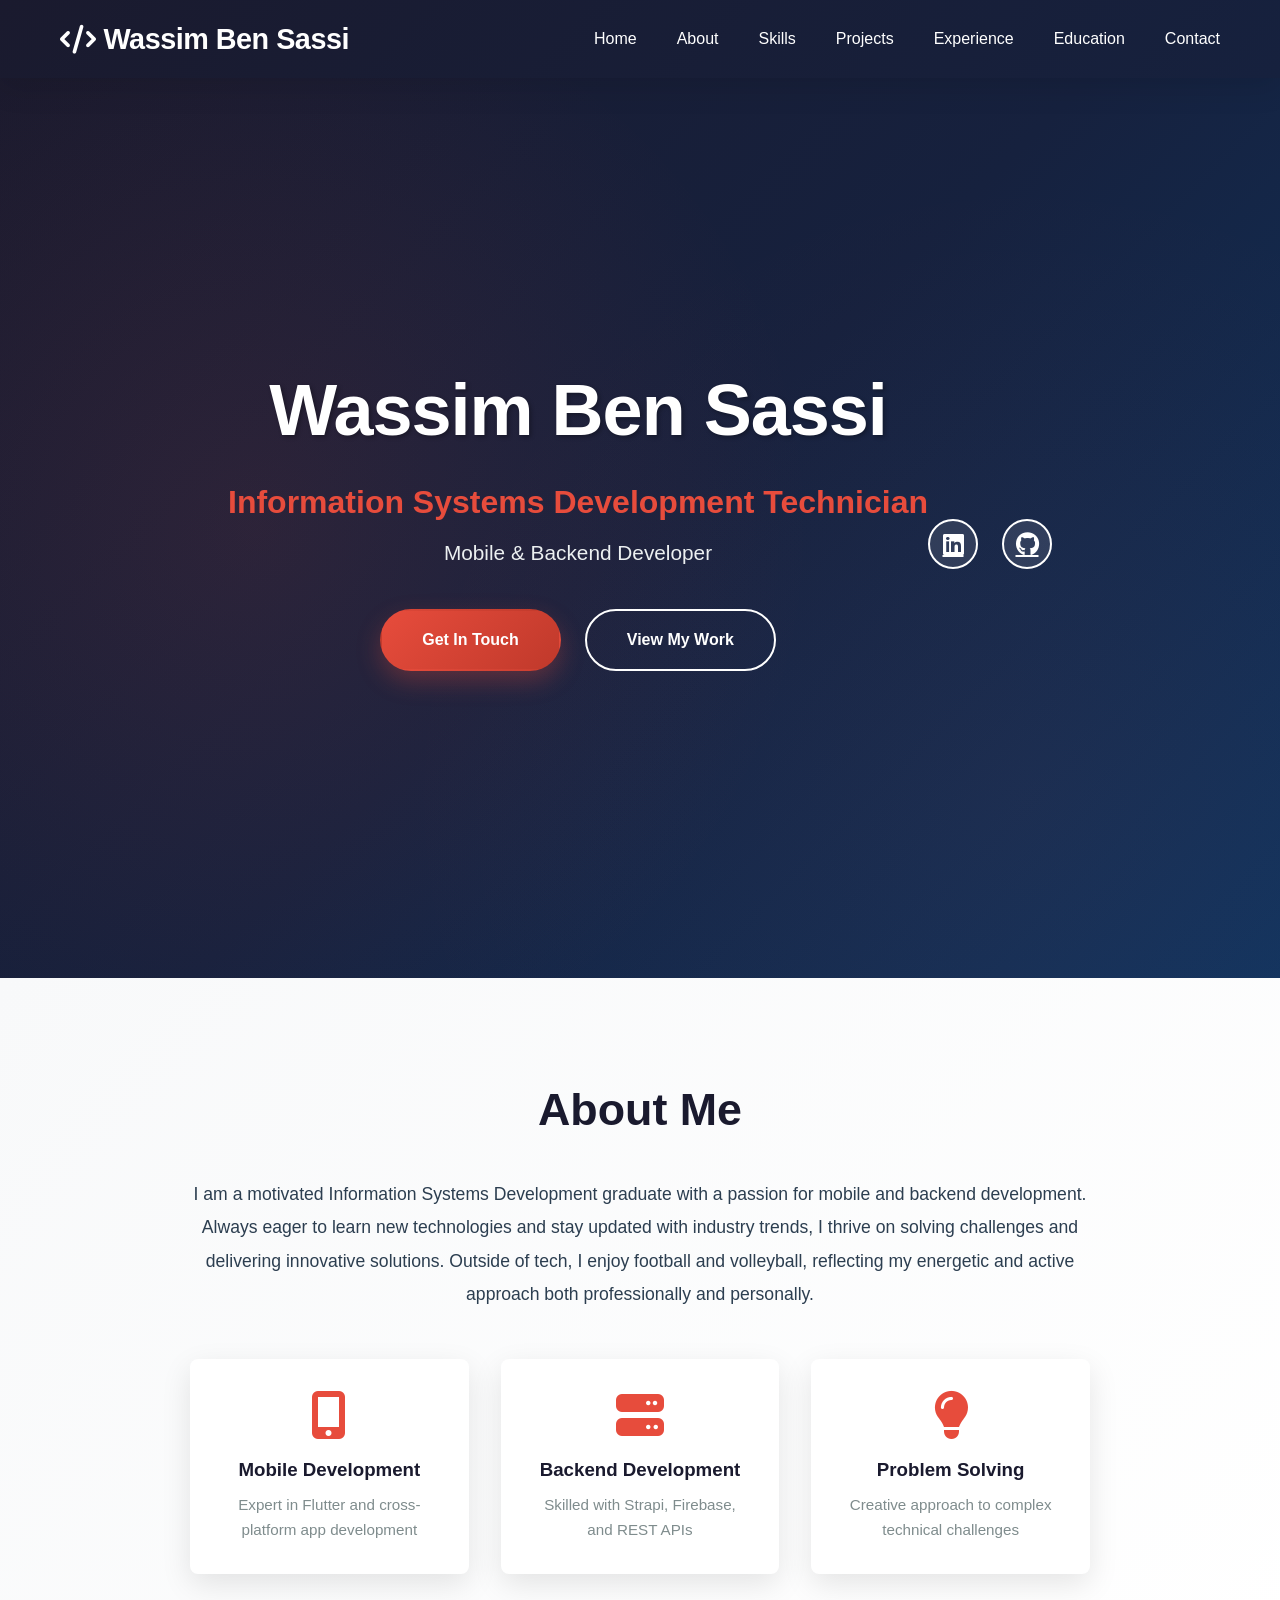
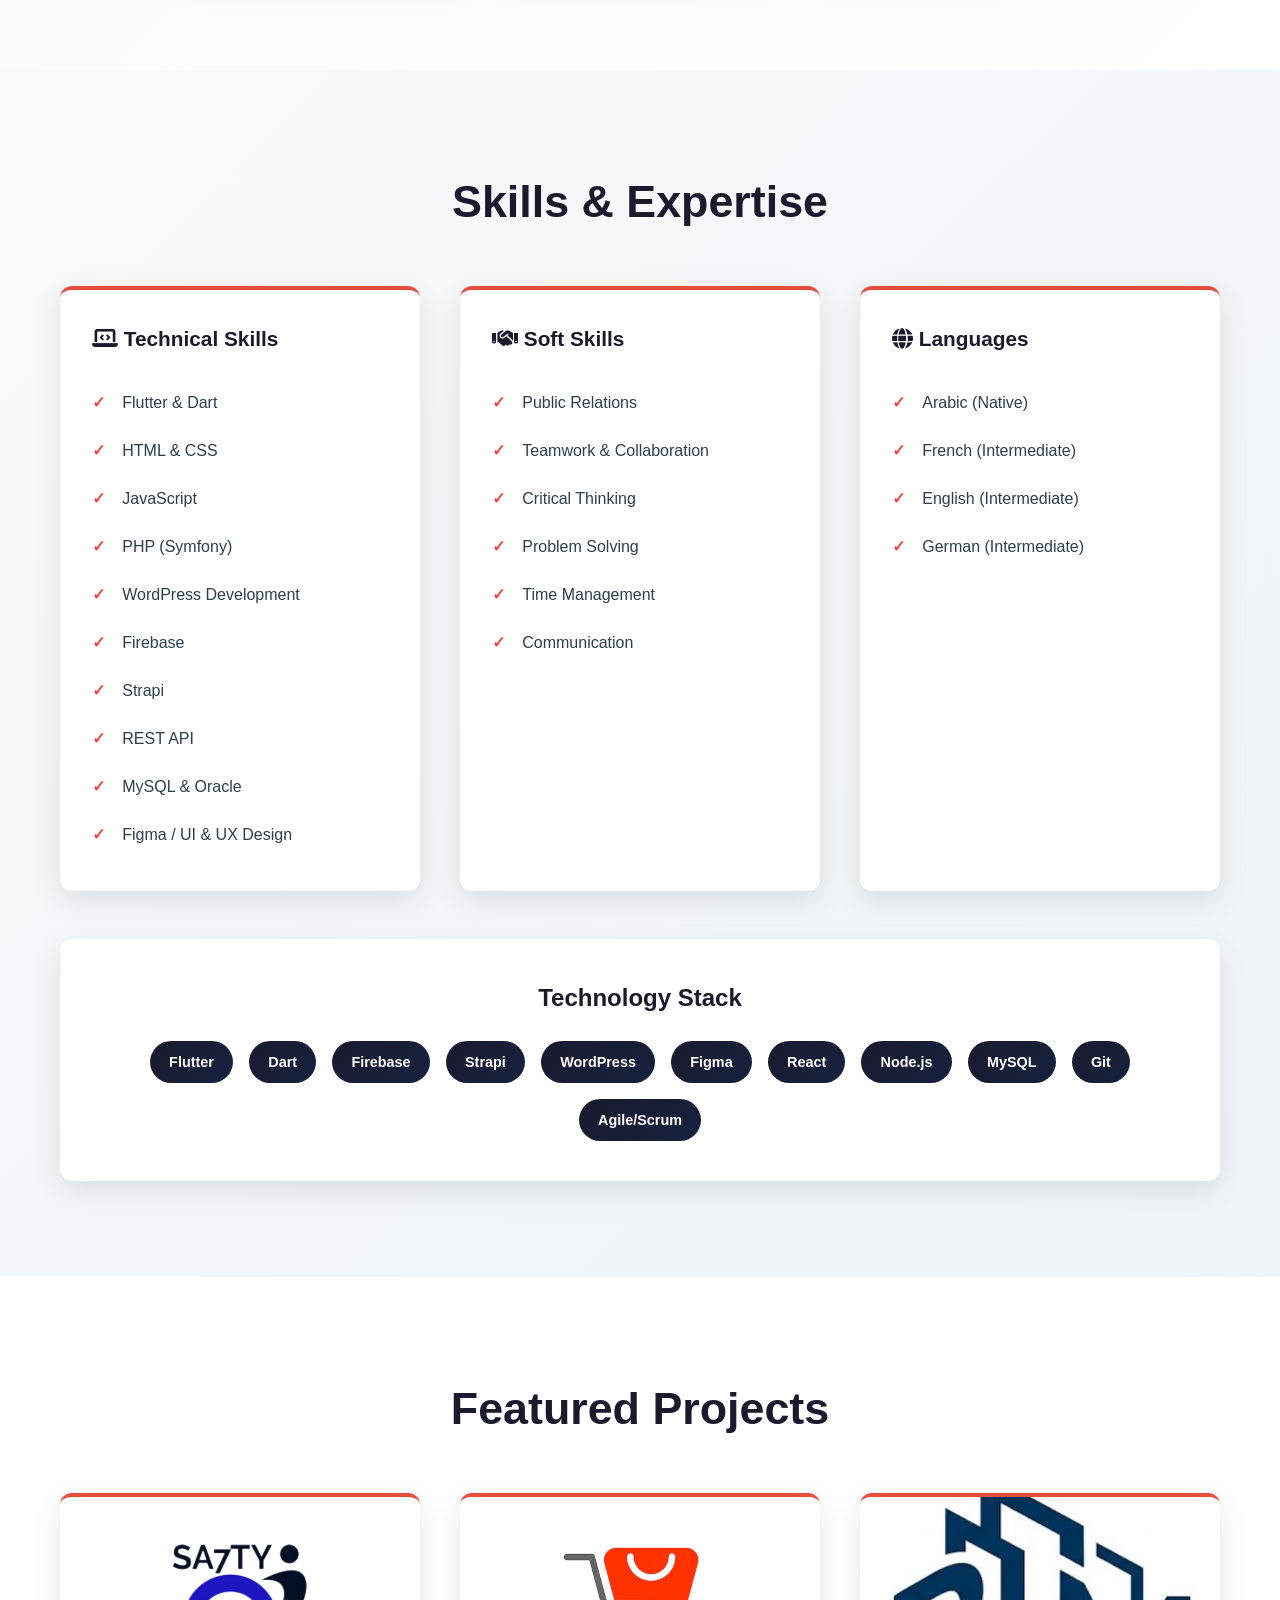
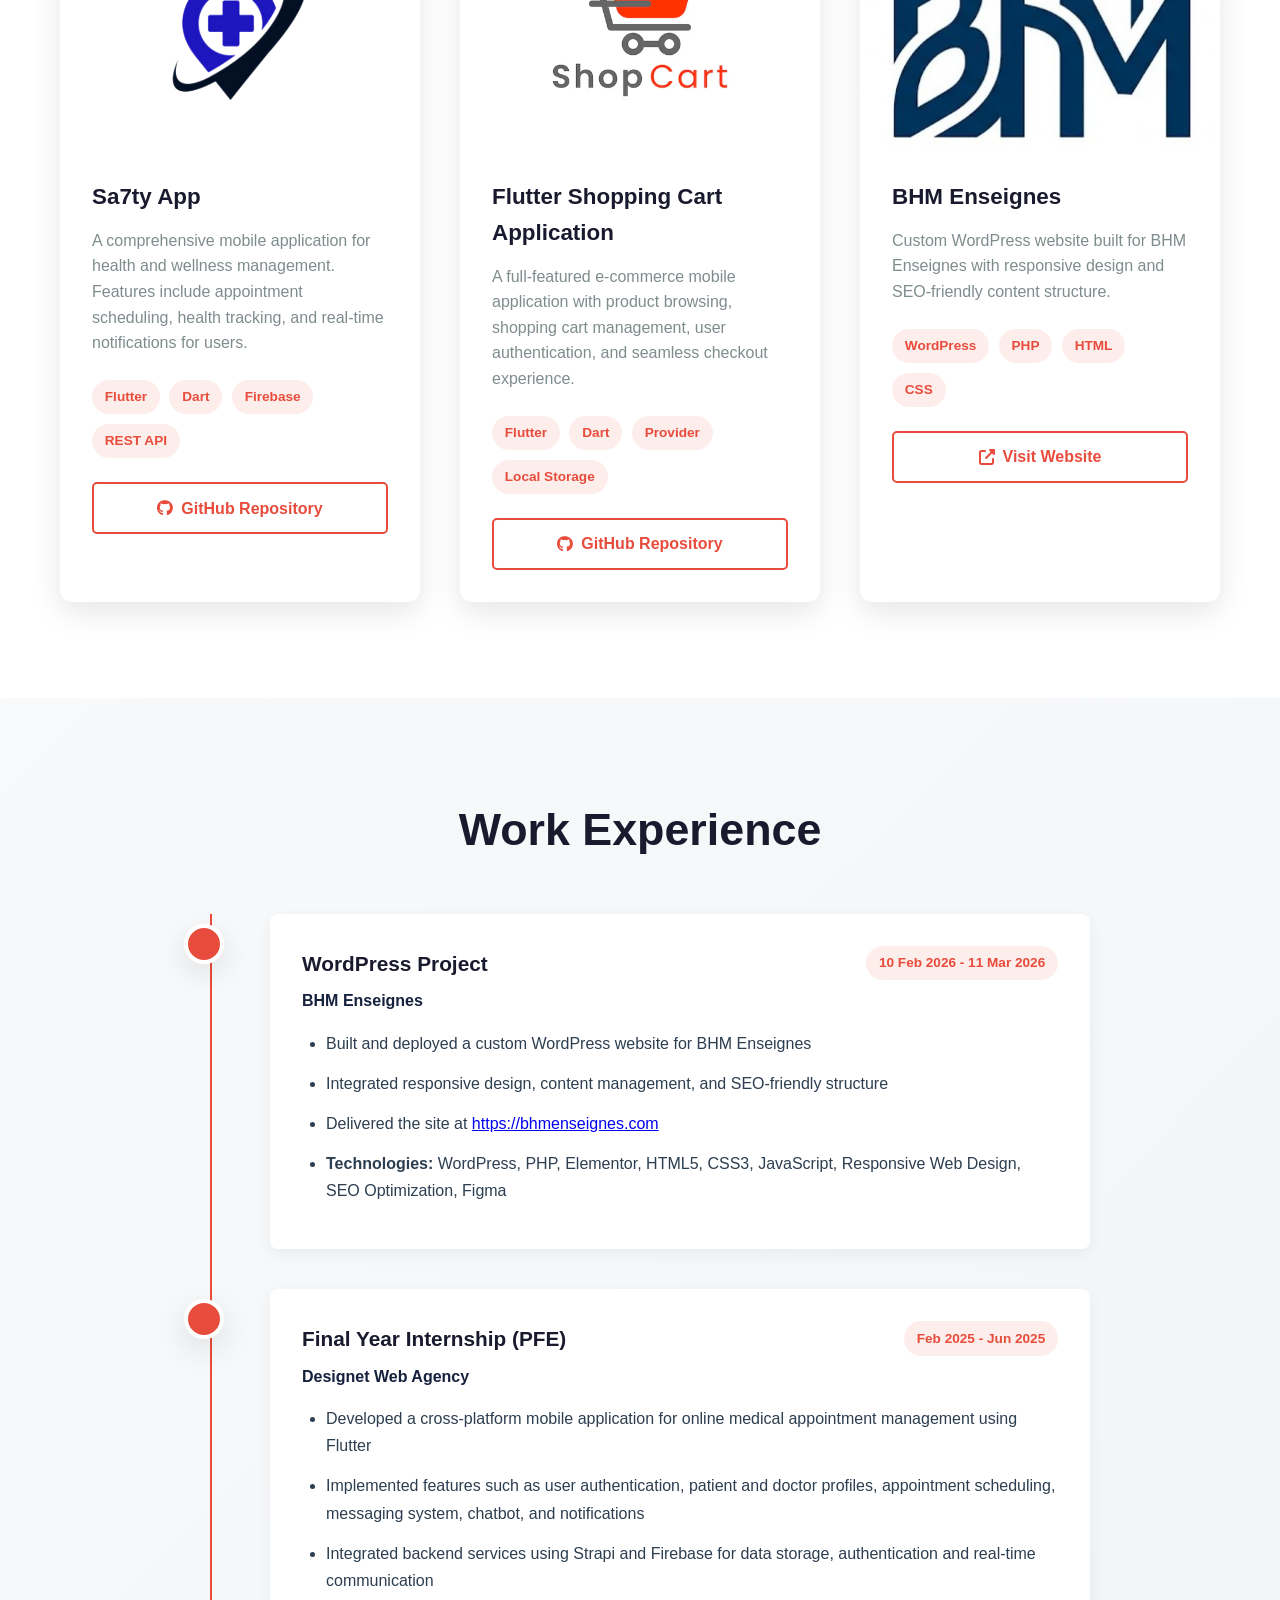
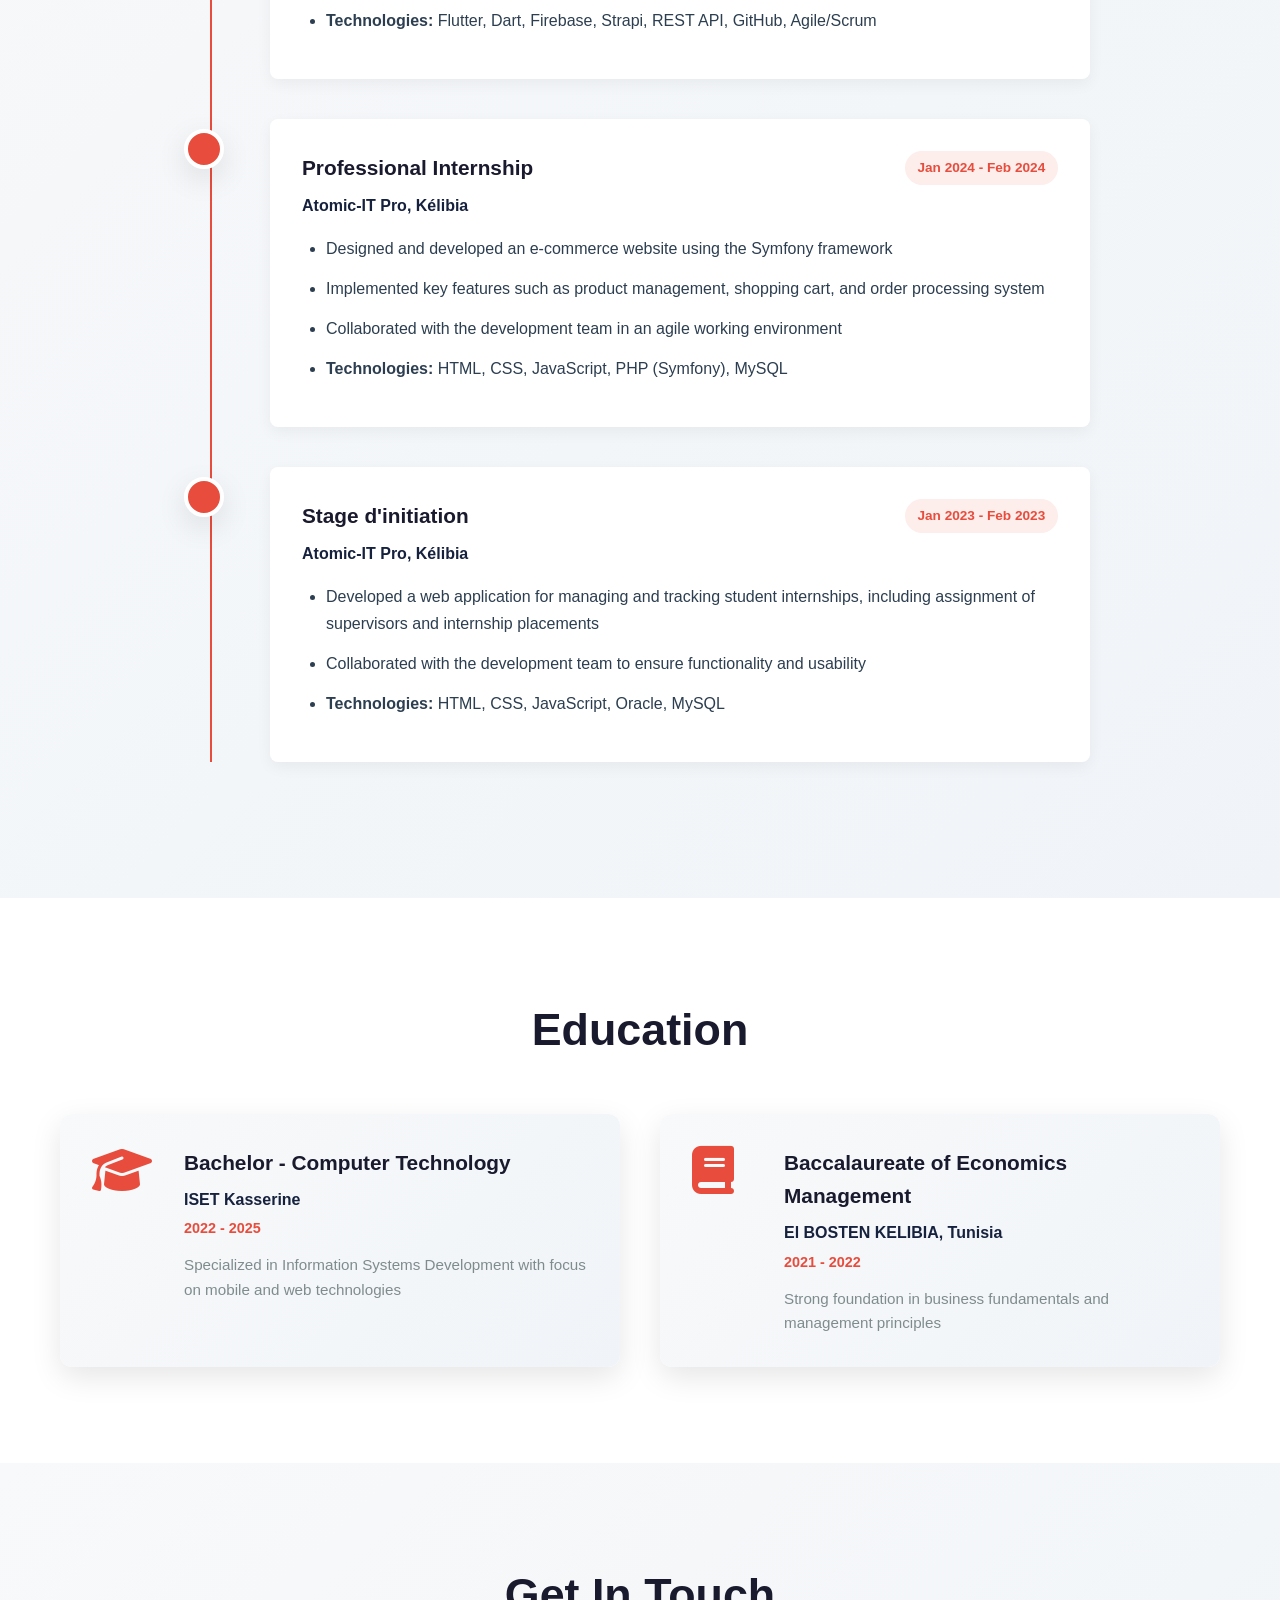
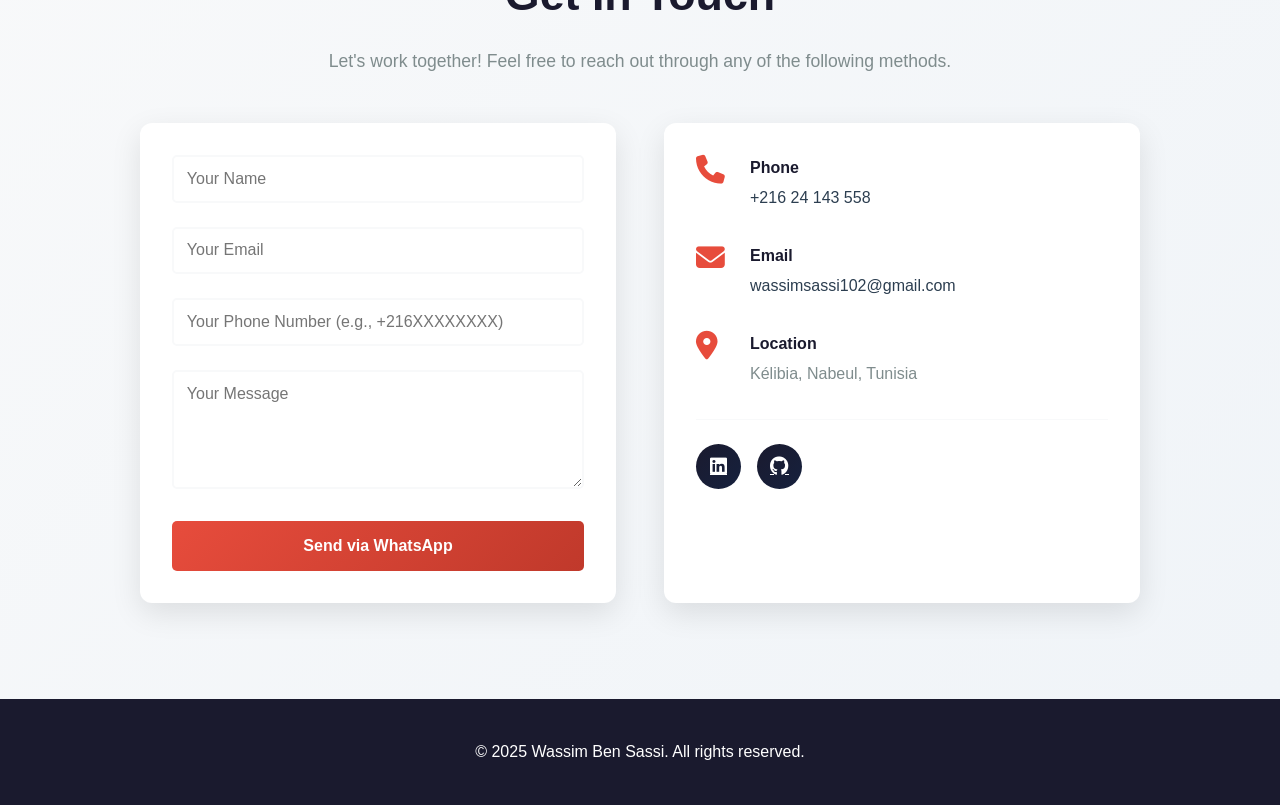
<file: index.html>
<!DOCTYPE html>
<html lang="en">
<head>
    <meta charset="UTF-8">
    <meta name="viewport" content="width=device-width, initial-scale=1.0">
    <meta name="description" content="Wassim Ben Sassi - Mobile & Backend Developer. Expert in Flutter, Firebase, Strapi, and REST APIs. View my projects and experience.">
    <meta name="keywords" content="Mobile Developer, Backend Developer, Flutter, Firebase, Strapi, Web Developer, Tunisia">
    <meta name="author" content="Wassim Ben Sassi">
    <meta name="robots" content="index, follow">
    <meta property="og:title" content="Wassim Ben Sassi - Mobile & Backend Developer">
    <meta property="og:description" content="Experienced mobile and backend developer specializing in Flutter and modern web technologies.">
    <meta property="og:type" content="website">
    <meta property="og:url" content="https://wassimbensassi.com">
    <meta property="og:image" content="https://wassimbensassi.com/wassim.png">
    <meta property="og:image:alt" content="Wassim Ben Sassi - Mobile & Backend Developer">
    <meta name="twitter:card" content="summary_large_image">
    <meta name="twitter:image" content="https://wassimbensassi.com/wassim.png">
    <link rel="canonical" href="https://wassimbensassi.com">
    <link rel="icon" type="image/x-icon" href="favicon.ico">
    
    <title>Wassim Ben Sassi - Mobile & Backend Developer | Portfolio</title>
    <link rel="stylesheet" href="styles.css">
    <link rel="stylesheet" href="https://cdnjs.cloudflare.com/ajax/libs/font-awesome/6.4.0/css/all.min.css">
    
    <!-- Structured Data (Schema.org) -->
    <script type="application/ld+json">
    {
        "@context": "https://schema.org",
        "@type": "Person",
        "name": "Wassim Ben Sassi",
        "url": "https://wassimbensassi.com",
        "jobTitle": "Mobile & Backend Developer",
        "email": "wassimsassi102@gmail.com",
        "telephone": "+21624143558",
        "image": "https://wassimbensassi.com/wassim.png",
        "sameAs": [
            "https://www.linkedin.com/in/wassim-ben-sassi-4468882ab/",
            "https://github.com/bswassim1"
        ],
        "location": {
            "@type": "Place",
            "name": "Kélibia, Tunisia"
        },
        "knowsAbout": ["Flutter", "Dart", "Firebase", "Strapi", "REST API", "PHP", "MySQL"],
        "worksFor": {
            "@type": "Organization",
            "name": "Designet Web Agency"
        }
    }
    </script>
</head>
<body>
    <!-- Navigation Header -->
    <header class="header">
        <nav class="navbar">
            <div class="logo">
                <i class="fas fa-code"></i> Wassim Ben Sassi
            </div>
            <ul class="nav-links">
                <li><a href="#home">Home</a></li>
                <li><a href="#about">About</a></li>
                <li><a href="#skills">Skills</a></li>
                <li><a href="#projects">Projects</a></li>
                <li><a href="#experience">Experience</a></li>
                <li><a href="#education">Education</a></li>
                <li><a href="#contact">Contact</a></li>
            </ul>
            <div class="hamburger">
                <span></span>
                <span></span>
                <span></span>
            </div>
        </nav>
    </header>

    <!-- Hero / Home Section -->
    <section id="home" class="hero">
        <div class="hero-content">
            <h1 class="hero-title">Wassim Ben Sassi</h1>
            <p class="hero-subtitle">Information Systems Development Technician</p>
            <p class="hero-tagline">Mobile & Backend Developer</p>
            <div class="hero-buttons">
                <a href="#contact" class="cta-button primary">Get In Touch</a>
                <a href="#projects" class="cta-button secondary">View My Work</a>
            </div>
        </div>
        <div class="hero-social">
            <a href="https://www.linkedin.com/in/wassim-ben-sassi-4468882ab/?originalSubdomain=tn" target="_blank" title="LinkedIn">
                <i class="fab fa-linkedin"></i>
            </a>
            <a href="https://github.com/bswassim1" target="_blank" title="GitHub">
                <i class="fab fa-github"></i>
            </a>
        </div>
    </section>

    <!-- About Section -->
    <section id="about" class="about">
        <div class="container">
            <h2>About Me</h2>
            <div class="about-content">
                <p class="about-text">I am a motivated Information Systems Development graduate with a passion for mobile and backend development. Always eager to learn new technologies and stay updated with industry trends, I thrive on solving challenges and delivering innovative solutions. Outside of tech, I enjoy football and volleyball, reflecting my energetic and active approach both professionally and personally.</p>
                <div class="about-highlights">
                    <div class="highlight-item">
                        <i class="fas fa-mobile-alt"></i>
                        <h3>Mobile Development</h3>
                        <p>Expert in Flutter and cross-platform app development</p>
                    </div>
                    <div class="highlight-item">
                        <i class="fas fa-server"></i>
                        <h3>Backend Development</h3>
                        <p>Skilled with Strapi, Firebase, and REST APIs</p>
                    </div>
                    <div class="highlight-item">
                        <i class="fas fa-lightbulb"></i>
                        <h3>Problem Solving</h3>
                        <p>Creative approach to complex technical challenges</p>
                    </div>
                </div>
            </div>
        </div>
    </section>

    <!-- Skills Section -->
    <section id="skills" class="skills">
        <div class="container">
            <h2>Skills & Expertise</h2>
            <div class="skills-grid">
                <div class="skill-category">
                    <h3><i class="fas fa-laptop-code"></i> Technical Skills</h3>
                    <ul>
                        <li><span>Flutter & Dart</span></li>
                        <li><span>HTML & CSS</span></li>
                        <li><span>JavaScript</span></li>
                        <li><span>PHP (Symfony)</span></li>
                        <li><span>WordPress Development</span></li>
                        <li><span>Firebase</span></li>
                        <li><span>Strapi</span></li>
                        <li><span>REST API</span></li>
                        <li><span>MySQL & Oracle</span></li>
                        <li><span>Figma / UI & UX Design</span></li>
                    </ul>
                </div>

                <div class="skill-category">
                    <h3><i class="fas fa-handshake"></i> Soft Skills</h3>
                    <ul>
                        <li><span>Public Relations</span></li>
                        <li><span>Teamwork & Collaboration</span></li>
                        <li><span>Critical Thinking</span></li>
                        <li><span>Problem Solving</span></li>
                        <li><span>Time Management</span></li>
                        <li><span>Communication</span></li>
                    </ul>
                </div>

                <div class="skill-category">
                    <h3><i class="fas fa-globe"></i> Languages</h3>
                    <ul>
                        <li><span>Arabic (Native)</span></li>
                        <li><span>French (Intermediate)</span></li>
                        <li><span>English (Intermediate)</span></li>
                        <li><span>German (Intermediate)</span></li>
                    </ul>
                </div>
            </div>

            <div class="tech-stack">
                <h3>Technology Stack</h3>
                <div class="tech-badges">
                    <span class="badge">Flutter</span>
                    <span class="badge">Dart</span>
                    <span class="badge">Firebase</span>
                    <span class="badge">Strapi</span>
                    <span class="badge">WordPress</span>
                    <span class="badge">Figma</span>
                    <span class="badge">React</span>
                    <span class="badge">Node.js</span>
                    <span class="badge">MySQL</span>
                    <span class="badge">Git</span>
                    <span class="badge">Agile/Scrum</span>
                </div>
            </div>
        </div>
    </section>

    <!-- Projects Section -->
    <section id="projects" class="projects">
        <div class="container">
            <h2>Featured Projects</h2>
            <div class="projects-grid">
                <!-- Project 1: Sa7ty App -->
                <div class="project-card">
                    <div class="project-image">
                        <img src="wassim.png" alt="Sa7ty App - Healthcare Mobile App">
                        <div class="project-overlay">
                            <a href="https://github.com/bswassim1/sa7ty_App" target="_blank" class="project-link"><i class="fas fa-external-link-alt"></i> View on GitHub</a>
                        </div>
                    </div>
                    <div class="project-content">
                        <h3>Sa7ty App</h3>
                        <p class="project-description">A comprehensive mobile application for health and wellness management. Features include appointment scheduling, health tracking, and real-time notifications for users.</p>
                        <div class="project-tech">
                            <span>Flutter</span>
                            <span>Dart</span>
                            <span>Firebase</span>
                            <span>REST API</span>
                        </div>
                        <div class="project-links">
                            <a href="https://github.com/bswassim1/sa7ty_App" target="_blank" class="project-btn">
                                <i class="fab fa-github"></i> GitHub Repository
                            </a>
                        </div>
                    </div>
                </div>

                <!-- Project 2: Flutter Shopping Cart Application -->
                <div class="project-card">
                    <div class="project-image">
                        <img src="shop.avif" alt="Flutter Shopping Cart Application">
                        <div class="project-overlay">
                            <a href="https://github.com/bswassim1/Flutter-Shopping-Cart-Application" target="_blank" class="project-link"><i class="fas fa-external-link-alt"></i> View on GitHub</a>
                        </div>
                    </div>
                    <div class="project-content">
                        <h3>Flutter Shopping Cart Application</h3>
                        <p class="project-description">A full-featured e-commerce mobile application with product browsing, shopping cart management, user authentication, and seamless checkout experience.</p>
                        <div class="project-tech">
                            <span>Flutter</span>
                            <span>Dart</span>
                            <span>Provider</span>
                            <span>Local Storage</span>
                        </div>
                        <div class="project-links">
                            <a href="https://github.com/bswassim1/Flutter-Shopping-Cart-Application" target="_blank" class="project-btn">
                                <i class="fab fa-github"></i> GitHub Repository
                            </a>
                        </div>
                    </div>
                </div>

                <!-- Project 3: BHM Enseignes WordPress Site -->
                <div class="project-card">
                    <div class="project-image">
                        <img src="BHM.jpg" alt="BHM Enseignes WordPress Website">
                        <div class="project-overlay">
                            <a href="https://bhmenseignes.com" target="_blank" class="project-link"><i class="fas fa-external-link-alt"></i> Visit Website</a>
                        </div>
                    </div>
                    <div class="project-content">
                        <h3>BHM Enseignes</h3>
                        <p class="project-description">Custom WordPress website built for BHM Enseignes with responsive design and SEO-friendly content structure.</p>
                        <div class="project-tech">
                            <span>WordPress</span>
                            <span>PHP</span>
                            <span>HTML</span>
                            <span>CSS</span>
                        </div>
                        <div class="project-links">
                            <a href="https://bhmenseignes.com" target="_blank" class="project-btn">
                                <i class="fas fa-external-link-alt"></i> Visit Website
                            </a>
                        </div>
                    </div>
                </div>
            </div>
        </div>
    </section>

    <!-- Experience Section -->
    <section id="experience" class="experience">
        <div class="container">
            <h2>Work Experience</h2>
            <div class="timeline">
                 <!-- Experience 3 -->
                <div class="timeline-item">
                    <div class="timeline-marker"></div>
                    <div class="timeline-content">
                        <div class="exp-header">
                            <h3>WordPress Project</h3>
                            <span class="exp-date">10 Feb 2026 - 11 Mar 2026</span>
                        </div>
                        <p class="exp-company">BHM Enseignes</p>
                        <ul class="exp-description">
                            <li>Built and deployed a custom WordPress website for BHM Enseignes</li>
                            <li>Integrated responsive design, content management, and SEO-friendly structure</li>
                            <li>Delivered the site at <a href="https://bhmenseignes.com" target="_blank">https://bhmenseignes.com</a></li>
                            <li><strong>Technologies:</strong> WordPress, PHP, Elementor, HTML5, CSS3, JavaScript, Responsive Web Design, SEO Optimization, Figma</li>
                        </ul>
                    </div>
                </div>
                <!-- Experience 1 -->
                <div class="timeline-item">
                    <div class="timeline-marker"></div>
                    <div class="timeline-content">
                        <div class="exp-header">
                            <h3>Final Year Internship (PFE)</h3>
                            <span class="exp-date">Feb 2025 - Jun 2025</span>
                        </div>
                        <p class="exp-company">Designet Web Agency</p>
                        <ul class="exp-description">
                            <li>Developed a cross-platform mobile application for online medical appointment management using Flutter</li>
                            <li>Implemented features such as user authentication, patient and doctor profiles, appointment scheduling, messaging system, chatbot, and notifications</li>
                            <li>Integrated backend services using Strapi and Firebase for data storage, authentication and real-time communication</li>
                            <li><strong>Technologies:</strong> Flutter, Dart, Firebase, Strapi, REST API, GitHub, Agile/Scrum</li>
                        </ul>
                    </div>
                </div>

                <!-- Experience 2 -->
                <div class="timeline-item">
                    <div class="timeline-marker"></div>
                    <div class="timeline-content">
                        <div class="exp-header">
                            <h3>Professional Internship</h3>
                            <span class="exp-date">Jan 2024 - Feb 2024</span>
                        </div>
                        <p class="exp-company">Atomic-IT Pro, Kélibia</p>
                        <ul class="exp-description">
                            <li>Designed and developed an e-commerce website using the Symfony framework</li>
                            <li>Implemented key features such as product management, shopping cart, and order processing system</li>
                            <li>Collaborated with the development team in an agile working environment</li>
                            <li><strong>Technologies:</strong> HTML, CSS, JavaScript, PHP (Symfony), MySQL</li>
                        </ul>
                    </div>
                </div>

               

                <!-- Experience 4 -->
                <div class="timeline-item">
                    <div class="timeline-marker"></div>
                    <div class="timeline-content">
                        <div class="exp-header">
                            <h3>Stage d'initiation</h3>
                            <span class="exp-date">Jan 2023 - Feb 2023</span>
                        </div>
                        <p class="exp-company">Atomic-IT Pro, Kélibia</p>
                        <ul class="exp-description">
                            <li>Developed a web application for managing and tracking student internships, including assignment of supervisors and internship placements</li>
                            <li>Collaborated with the development team to ensure functionality and usability</li>
                            <li><strong>Technologies:</strong> HTML, CSS, JavaScript, Oracle, MySQL</li>
                        </ul>
                    </div>
                </div>
            </div>
        </div>
    </section>

    <!-- Education Section -->
    <section id="education" class="education">
        <div class="container">
            <h2>Education</h2>
            <div class="education-grid">
                <div class="education-item">
                    <div class="education-icon">
                        <i class="fas fa-graduation-cap"></i>
                    </div>
                    <div class="education-content">
                        <h3>Bachelor - Computer Technology</h3>
                        <p class="education-school">ISET Kasserine</p>
                        <p class="education-date">2022 - 2025</p>
                        <p class="education-detail">Specialized in Information Systems Development with focus on mobile and web technologies</p>
                    </div>
                </div>

                <div class="education-item">
                    <div class="education-icon">
                        <i class="fas fa-book"></i>
                    </div>
                    <div class="education-content">
                        <h3>Baccalaureate of Economics Management</h3>
                        <p class="education-school">El BOSTEN KELIBIA, Tunisia</p>
                        <p class="education-date">2021 - 2022</p>
                        <p class="education-detail">Strong foundation in business fundamentals and management principles</p>
                    </div>
                </div>
            </div>
        </div>
    </section>

    <!-- Contact Section -->
    <section id="contact" class="contact">
        <div class="container">
            <h2>Get In Touch</h2>
            <p class="contact-subtitle">Let's work together! Feel free to reach out through any of the following methods.</p>
            
            <div class="contact-wrapper">
                <!-- Contact Form -->
                <form class="contact-form" id="contactForm">
                    <div class="form-group">
                        <input type="text" id="name" name="name" placeholder="Your Name" required>
                    </div>
                    <div class="form-group">
                        <input type="email" id="email" name="email" placeholder="Your Email" required>
                    </div>
                    <div class="form-group">
                        <input type="tel" id="phone" name="phone" placeholder="Your Phone Number (e.g., +216XXXXXXXX)" required>
                    </div>
                    <div class="form-group">
                        <textarea id="message" name="message" placeholder="Your Message" rows="5" required></textarea>
                    </div>
                    <button type="submit" class="form-submit">Send via WhatsApp</button>
                </form>

                <!-- Contact Info -->
                <div class="contact-info-box">
                    <div class="contact-item">
                        <i class="fas fa-phone"></i>
                        <div>
                            <h4>Phone</h4>
                            <a href="tel:+21624143558">+216 24 143 558</a>
                        </div>
                    </div>
                    <div class="contact-item">
                        <i class="fas fa-envelope"></i>
                        <div>
                            <h4>Email</h4>
                            <a href="mailto:wassimsassi102@gmail.com">wassimsassi102@gmail.com</a>
                        </div>
                    </div>
                    <div class="contact-item">
                        <i class="fas fa-map-marker-alt"></i>
                        <div>
                            <h4>Location</h4>
                            <p>Kélibia, Nabeul, Tunisia</p>
                        </div>
                    </div>
                    <div class="social-links-contact">
                        <a href="https://www.linkedin.com/in/wassim-ben-sassi-4468882ab/?originalSubdomain=tn" target="_blank" title="LinkedIn">
                            <i class="fab fa-linkedin"></i>
                        </a>
                        <a href="https://github.com/bswassim1" target="_blank" title="GitHub">
                            <i class="fab fa-github"></i>
                        </a>
                    </div>
                </div>
            </div>
        </div>
    </section>

    <!-- Footer -->
    <footer class="footer">
        <div class="container">
            <div class="footer-content">
                <p>&copy; 2025 Wassim Ben Sassi. All rights reserved.</p>
            </div>
        </div>
    </footer>

    <script src="script.js"></script>
</body>
</html>
</file>
<file: styles.css>
* {
    margin: 0;
    padding: 0;
    box-sizing: border-box;
}

:root {
    --primary-color: #1a1a2e;
    --secondary-color: #16213e;
    --accent-color: #e74c3c;
    --success-color: #27ae60;
    --light-bg: #f8f9fa;
    --text-color: #2c3e50;
    --light-text: #7f8c8d;
    --white: #ffffff;
    --shadow: 0 10px 30px rgba(0, 0, 0, 0.1);
    --transition: all 0.3s ease;
}

html {
    scroll-behavior: smooth;
}

body {
    font-family: 'Segoe UI', 'Roboto', Tahoma, Geneva, Verdana, sans-serif;
    line-height: 1.6;
    color: var(--text-color);
    background-color: var(--white);
    overflow-x: hidden;
}

.container {
    max-width: 1200px;
    margin: 0 auto;
    padding: 0 20px;
}

/* ============ HEADER & NAVIGATION ============ */
.header {
    background: linear-gradient(135deg, var(--primary-color) 0%, var(--secondary-color) 100%);
    padding: 1rem 0;
    position: sticky;
    top: 0;
    z-index: 1000;
    box-shadow: var(--shadow);
}

.navbar {
    display: flex;
    justify-content: space-between;
    align-items: center;
    max-width: 1200px;
    margin: 0 auto;
    padding: 0 20px;
}

.logo {
    font-size: 1.8rem;
    font-weight: 700;
    color: var(--white);
    letter-spacing: -0.5px;
    display: flex;
    align-items: center;
    gap: 0.5rem;
}

.nav-links {
    display: flex;
    list-style: none;
    gap: 2.5rem;
}

.nav-links a {
    color: var(--white);
    text-decoration: none;
    font-weight: 500;
    position: relative;
    transition: var(--transition);
}

.nav-links a::after {
    content: '';
    position: absolute;
    bottom: -5px;
    left: 0;
    width: 0;
    height: 2px;
    background-color: var(--accent-color);
    transition: var(--transition);
}

.nav-links a:hover::after {
    width: 100%;
}

.hamburger {
    display: none;
    flex-direction: column;
    cursor: pointer;
}

.hamburger span {
    width: 25px;
    height: 3px;
    background-color: var(--white);
    margin: 5px 0;
    transition: var(--transition);
}

/* ============ HERO SECTION ============ */
.hero {
    background: linear-gradient(135deg, var(--primary-color) 0%, var(--secondary-color) 50%, #0f3460 100%);
    color: var(--white);
    padding: 8rem 2rem;
    text-align: center;
    position: relative;
    overflow: hidden;
    min-height: 100vh;
    display: flex;
    align-items: center;
    justify-content: center;
}

.hero::before {
    content: '';
    position: absolute;
    top: 0;
    left: 0;
    right: 0;
    bottom: 0;
    background: radial-gradient(circle at 20% 50%, rgba(231, 76, 60, 0.1) 0%, transparent 50%),
                radial-gradient(circle at 80% 80%, rgba(231, 76, 60, 0.05) 0%, transparent 50%);
    pointer-events: none;
}

.hero-content {
    position: relative;
    z-index: 2;
    animation: fadeInUp 0.8s ease;
    margin-bottom: 2rem;
}

.hero-title {
    font-size: 4.5rem;
    margin-bottom: 0.5rem;
    font-weight: 800;
    letter-spacing: -1px;
    text-shadow: 2px 2px 4px rgba(0, 0, 0, 0.3);
}

.hero-subtitle {
    font-size: 2rem;
    margin-bottom: 0.5rem;
    color: var(--accent-color);
    font-weight: 600;
}

.hero-tagline {
    font-size: 1.3rem;
    margin-bottom: 2.5rem;
    color: #ecf0f1;
    font-weight: 400;
}

.hero-buttons {
    display: flex;
    gap: 1.5rem;
    justify-content: center;
    flex-wrap: wrap;
}

.cta-button {
    display: inline-block;
    padding: 1rem 2.5rem;
    border-radius: 50px;
    text-decoration: none;
    transition: var(--transition);
    font-weight: 600;
    border: 2px solid transparent;
}

.cta-button.primary {
    background: linear-gradient(135deg, var(--accent-color) 0%, #c0392b 100%);
    color: var(--white);
    box-shadow: 0 10px 25px rgba(231, 76, 60, 0.3);
}

.cta-button.primary:hover {
    transform: translateY(-3px);
    box-shadow: 0 15px 35px rgba(231, 76, 60, 0.4);
}

.cta-button.secondary {
    background: transparent;
    color: var(--white);
    border: 2px solid var(--white);
}

.cta-button.secondary:hover {
    background: var(--white);
    color: var(--primary-color);
}

.hero-social {
    position: relative;
    z-index: 2;
    display: flex;
    gap: 1.5rem;
    justify-content: center;
    margin-top: 2rem;
}

.hero-social a {
    width: 50px;
    height: 50px;
    background: rgba(255, 255, 255, 0.1);
    border: 2px solid var(--white);
    border-radius: 50%;
    display: flex;
    align-items: center;
    justify-content: center;
    color: var(--white);
    font-size: 1.5rem;
    transition: var(--transition);
}

.hero-social a:hover {
    background: var(--accent-color);
    border-color: var(--accent-color);
    transform: translateY(-5px);
}

/* ============ ABOUT SECTION ============ */
.about {
    padding: 6rem 2rem;
    background: linear-gradient(135deg, var(--light-bg) 0%, #ffffff 100%);
}

.about h2 {
    font-size: 2.8rem;
    margin-bottom: 2rem;
    color: var(--primary-color);
    font-weight: 700;
    text-align: center;
}

.about-content {
    max-width: 900px;
    margin: 0 auto;
}

.about-text {
    font-size: 1.1rem;
    line-height: 1.9;
    color: var(--text-color);
    margin-bottom: 2.5rem;
    text-align: center;
}

.about-highlights {
    display: grid;
    grid-template-columns: repeat(auto-fit, minmax(250px, 1fr));
    gap: 2rem;
    margin-top: 3rem;
}

.highlight-item {
    background: var(--white);
    padding: 2rem;
    border-radius: 8px;
    text-align: center;
    box-shadow: var(--shadow);
    transition: var(--transition);
}

.highlight-item:hover {
    transform: translateY(-8px);
    box-shadow: 0 20px 40px rgba(0, 0, 0, 0.15);
}

.highlight-item i {
    font-size: 3rem;
    color: var(--accent-color);
    margin-bottom: 1rem;
}

.highlight-item h3 {
    color: var(--primary-color);
    margin-bottom: 0.5rem;
}

.highlight-item p {
    color: var(--light-text);
    font-size: 0.95rem;
}

/* ============ SKILLS SECTION ============ */
.skills {
    padding: 6rem 2rem;
    background: linear-gradient(135deg, var(--light-bg) 0%, #f0f4f8 100%);
}

.skills h2 {
    font-size: 2.8rem;
    margin-bottom: 3rem;
    color: var(--primary-color);
    font-weight: 700;
    text-align: center;
}

.skills-grid {
    display: grid;
    grid-template-columns: repeat(auto-fit, minmax(280px, 1fr));
    gap: 2.5rem;
    margin-bottom: 3rem;
}

.skill-category {
    background: var(--white);
    padding: 2rem;
    border-radius: 12px;
    box-shadow: var(--shadow);
    transition: var(--transition);
    border-top: 4px solid var(--accent-color);
}

.skill-category:hover {
    transform: translateY(-8px);
    box-shadow: 0 20px 40px rgba(0, 0, 0, 0.15);
}

.skill-category h3 {
    color: var(--primary-color);
    margin-bottom: 1.5rem;
    font-size: 1.3rem;
    font-weight: 700;
}

.skill-category ul {
    list-style: none;
}

.skill-category ul li {
    padding: 0.7rem 0;
    color: var(--text-color);
    font-weight: 500;
    transition: var(--transition);
    display: flex;
    align-items: center;
}

.skill-category ul li span::before {
    content: "✓ ";
    color: var(--accent-color);
    margin-right: 0.8rem;
    font-weight: 700;
}

.skill-category ul li:hover {
    color: var(--accent-color);
    padding-left: 0.5rem;
}

.tech-stack {
    background: var(--white);
    padding: 2.5rem;
    border-radius: 12px;
    box-shadow: var(--shadow);
    text-align: center;
}

.tech-stack h3 {
    color: var(--primary-color);
    margin-bottom: 1.5rem;
    font-size: 1.5rem;
}

.tech-badges {
    display: flex;
    flex-wrap: wrap;
    gap: 1rem;
    justify-content: center;
}

.badge {
    background: linear-gradient(135deg, var(--primary-color) 0%, var(--secondary-color) 100%);
    color: var(--white);
    padding: 0.6rem 1.2rem;
    border-radius: 25px;
    font-size: 0.9rem;
    font-weight: 600;
    transition: var(--transition);
}

.badge:hover {
    transform: scale(1.1);
    box-shadow: 0 5px 15px rgba(26, 26, 46, 0.3);
}

/* ============ PROJECTS SECTION ============ */
.projects {
    padding: 6rem 2rem;
    background-color: var(--white);
}

.projects h2 {
    font-size: 2.8rem;
    margin-bottom: 3rem;
    color: var(--primary-color);
    font-weight: 700;
    text-align: center;
}

.projects-grid {
    display: grid;
    grid-template-columns: repeat(auto-fit, minmax(350px, 1fr));
    gap: 2.5rem;
}

.project-card {
    background: var(--white);
    border-radius: 12px;
    overflow: hidden;
    box-shadow: var(--shadow);
    transition: var(--transition);
    border-top: 4px solid var(--accent-color);
}

.project-card:hover {
    transform: translateY(-10px);
    box-shadow: 0 25px 50px rgba(0, 0, 0, 0.15);
}

.project-image {
    position: relative;
    overflow: hidden;
    height: 250px;
}

.project-image img {
    width: 100%;
    height: 100%;
    object-fit: cover;
    transition: var(--transition);
}

.project-card:hover .project-image img {
    transform: scale(1.1);
}

.project-overlay {
    position: absolute;
    top: 0;
    left: 0;
    right: 0;
    bottom: 0;
    background: rgba(26, 26, 46, 0.8);
    display: flex;
    align-items: center;
    justify-content: center;
    opacity: 0;
    transition: var(--transition);
}

.project-card:hover .project-overlay {
    opacity: 1;
}

.project-link {
    background: var(--accent-color);
    color: var(--white);
    padding: 0.8rem 1.5rem;
    border-radius: 5px;
    text-decoration: none;
    font-weight: 600;
    display: inline-flex;
    align-items: center;
    gap: 0.5rem;
    transition: var(--transition);
}

.project-link:hover {
    background: #c0392b;
}

.project-content {
    padding: 2rem;
}

.project-content h3 {
    color: var(--primary-color);
    margin-bottom: 0.8rem;
    font-size: 1.4rem;
}

.project-description {
    color: var(--light-text);
    margin-bottom: 1.5rem;
    line-height: 1.6;
}

.project-tech {
    display: flex;
    flex-wrap: wrap;
    gap: 0.6rem;
    margin-bottom: 1.5rem;
}

.project-tech span {
    background: rgba(231, 76, 60, 0.1);
    color: var(--accent-color);
    padding: 0.4rem 0.8rem;
    border-radius: 20px;
    font-size: 0.85rem;
    font-weight: 600;
}

.project-links {
    display: flex;
    gap: 1rem;
}

.project-btn {
    flex: 1;
    text-align: center;
    padding: 0.7rem;
    border-radius: 5px;
    text-decoration: none;
    font-weight: 600;
    transition: var(--transition);
    border: 2px solid var(--accent-color);
    color: var(--accent-color);
    display: inline-flex;
    align-items: center;
    justify-content: center;
    gap: 0.5rem;
}

.project-btn:hover {
    background: var(--accent-color);
    color: var(--white);
}

/* ============ EXPERIENCE / TIMELINE ============ */
.experience {
    padding: 6rem 2rem;
    background: linear-gradient(135deg, var(--light-bg) 0%, #f0f4f8 100%);
}

.experience h2 {
    font-size: 2.8rem;
    margin-bottom: 3rem;
    color: var(--primary-color);
    font-weight: 700;
    text-align: center;
}

.timeline {
    position: relative;
    max-width: 900px;
    margin: 0 auto;
}

.timeline::before {
    content: '';
    position: absolute;
    left: 20px;
    top: 0;
    bottom: 0;
    width: 2px;
    background: var(--accent-color);
}

.timeline-item {
    margin-bottom: 2.5rem;
    position: relative;
    padding-left: 80px;
}

.timeline-marker {
    position: absolute;
    left: -6px;
    top: 10px;
    width: 40px;
    height: 40px;
    background: var(--accent-color);
    border: 4px solid var(--white);
    border-radius: 50%;
    box-shadow: var(--shadow);
}

.timeline-content {
    background: var(--white);
    padding: 2rem;
    border-radius: 8px;
    box-shadow: 0 5px 15px rgba(0, 0, 0, 0.05);
    transition: var(--transition);
}

.timeline-content:hover {
    box-shadow: var(--shadow);
}

.exp-header {
    display: flex;
    justify-content: space-between;
    align-items: center;
    margin-bottom: 0.5rem;
    flex-wrap: wrap;
    gap: 1rem;
}

.exp-header h3 {
    color: var(--primary-color);
    font-size: 1.3rem;
    font-weight: 700;
}

.exp-date {
    color: var(--accent-color);
    font-weight: 600;
    background: rgba(231, 76, 60, 0.1);
    padding: 0.4rem 0.8rem;
    border-radius: 20px;
    font-size: 0.85rem;
}

.exp-company {
    color: var(--secondary-color);
    font-weight: 600;
    margin-bottom: 1rem;
    font-size: 1rem;
}

.exp-description {
    margin-left: 1.5rem;
    color: var(--text-color);
}

.exp-description li {
    margin-bottom: 0.8rem;
    line-height: 1.7;
}

/* ============ EDUCATION SECTION ============ */
.education {
    padding: 6rem 2rem;
    background-color: var(--white);
}

.education h2 {
    font-size: 2.8rem;
    margin-bottom: 3rem;
    color: var(--primary-color);
    font-weight: 700;
    text-align: center;
}

.education-grid {
    display: grid;
    grid-template-columns: repeat(auto-fit, minmax(300px, 1fr));
    gap: 2.5rem;
}

.education-item {
    background: linear-gradient(135deg, var(--light-bg) 0%, #f0f4f8 100%);
    padding: 2rem;
    border-radius: 12px;
    box-shadow: var(--shadow);
    transition: var(--transition);
    display: flex;
    gap: 2rem;
}

.education-item:hover {
    transform: translateY(-8px);
    box-shadow: 0 20px 40px rgba(0, 0, 0, 0.15);
}

.education-icon {
    font-size: 3rem;
    color: var(--accent-color);
    min-width: 60px;
    display: flex;
    align-items: flex-start;
}

.education-content h3 {
    color: var(--primary-color);
    margin-bottom: 0.5rem;
    font-size: 1.3rem;
}

.education-school {
    color: var(--secondary-color);
    font-weight: 600;
    display: block;
    margin-bottom: 0.3rem;
}

.education-date {
    color: var(--accent-color);
    font-weight: 600;
    display: block;
    margin-bottom: 0.8rem;
    font-size: 0.9rem;
}

.education-detail {
    color: var(--light-text);
    font-size: 0.95rem;
    line-height: 1.6;
}

/* ============ CONTACT SECTION ============ */
.contact {
    padding: 6rem 2rem;
    background: linear-gradient(135deg, var(--light-bg) 0%, #f0f4f8 100%);
}

.contact h2 {
    font-size: 2.8rem;
    margin-bottom: 1rem;
    color: var(--primary-color);
    text-align: center;
    font-weight: 700;
}

.contact-subtitle {
    text-align: center;
    color: var(--light-text);
    margin-bottom: 3rem;
    font-size: 1.1rem;
}

.contact-wrapper {
    display: grid;
    grid-template-columns: 1fr 1fr;
    gap: 3rem;
    max-width: 1000px;
    margin: 0 auto;
}

.contact-form {
    background: var(--white);
    padding: 2rem;
    border-radius: 12px;
    box-shadow: var(--shadow);
}

.form-group {
    margin-bottom: 1.5rem;
}

.contact-form input,
.contact-form textarea {
    width: 100%;
    padding: 0.8rem;
    border: 2px solid var(--light-bg);
    border-radius: 5px;
    font-family: inherit;
    font-size: 1rem;
    transition: var(--transition);
}

.contact-form input:focus,
.contact-form textarea:focus {
    outline: none;
    border-color: var(--accent-color);
    box-shadow: 0 0 10px rgba(231, 76, 60, 0.2);
}

.form-submit {
    width: 100%;
    padding: 1rem;
    background: linear-gradient(135deg, var(--accent-color) 0%, #c0392b 100%);
    color: var(--white);
    border: none;
    border-radius: 5px;
    font-weight: 600;
    font-size: 1rem;
    cursor: pointer;
    transition: var(--transition);
}

.form-submit:hover {
    transform: translateY(-2px);
    box-shadow: 0 10px 25px rgba(231, 76, 60, 0.3);
}

.contact-info-box {
    background: var(--white);
    padding: 2rem;
    border-radius: 12px;
    box-shadow: var(--shadow);
}

.contact-item {
    display: flex;
    align-items: flex-start;
    margin-bottom: 2rem;
    gap: 1.5rem;
}

.contact-item i {
    font-size: 1.8rem;
    color: var(--accent-color);
    min-width: 30px;
}

.contact-item h4 {
    color: var(--primary-color);
    margin-bottom: 0.3rem;
}

.contact-item a {
    color: var(--text-color);
    text-decoration: none;
    transition: var(--transition);
}

.contact-item a:hover {
    color: var(--accent-color);
}

.contact-item p {
    color: var(--light-text);
}

.social-links-contact {
    display: flex;
    gap: 1rem;
    margin-top: 1.5rem;
    padding-top: 1.5rem;
    border-top: 1px solid var(--light-bg);
}

.social-links-contact a {
    width: 45px;
    height: 45px;
    background: linear-gradient(135deg, var(--primary-color) 0%, var(--secondary-color) 100%);
    border-radius: 50%;
    display: flex;
    align-items: center;
    justify-content: center;
    color: var(--white);
    font-size: 1.2rem;
    transition: var(--transition);
}

.social-links-contact a:hover {
    background: var(--accent-color);
    transform: translateY(-5px);
}

/* ============ FOOTER ============ */
.footer {
    background: var(--primary-color);
    color: var(--white);
    text-align: center;
    padding: 2rem;
    font-weight: 500;
}

.footer-content p {
    margin: 0.5rem 0;
}

.footer-content i {
    color: var(--accent-color);
}

/* ============ ANIMATIONS ============ */
@keyframes fadeInUp {
    from {
        opacity: 0;
        transform: translateY(30px);
    }
    to {
        opacity: 1;
        transform: translateY(0);
    }
}

/* ============ RESPONSIVE DESIGN ============ */
@media (max-width: 768px) {
    .hero-title {
        font-size: 2.5rem;
    }

    .hero-subtitle {
        font-size: 1.4rem;
    }

    .hero-tagline {
        font-size: 1rem;
    }

    .nav-links {
        gap: 1.5rem;
        font-size: 0.9rem;
    }

    .projects-grid,
    .skills-grid,
    .education-grid {
        grid-template-columns: 1fr;
    }

    .contact-wrapper {
        grid-template-columns: 1fr;
    }

    .hamburger {
        display: flex;
    }

    .nav-links {
        position: absolute;
        top: 70px;
        left: 0;
        right: 0;
        background: var(--primary-color);
        flex-direction: column;
        padding: 1rem;
        gap: 1rem;
        display: none;
    }

    .nav-links.active {
        display: flex;
    }

    .hero-buttons {
        flex-direction: column;
    }

    .timeline::before {
        left: 15px;
    }

    .timeline-marker {
        left: -10px;
    }

    .timeline-item {
        padding-left: 60px;
    }

    .education-item {
        flex-direction: column;
    }
}

@media (max-width: 480px) {
    .hero-title {
        font-size: 1.8rem;
    }

    .hero-subtitle {
        font-size: 1.1rem;
    }

    .hero-tagline {
        font-size: 0.9rem;
    }

    .logo {
        font-size: 1.3rem;
    }

    .nav-links {
        gap: 0.5rem;
    }

    h2 {
        font-size: 2rem !important;
    }

    .projects-grid,
    .skills-grid {
        grid-template-columns: 1fr;
        gap: 1.5rem;
    }

    .project-card,
    .skill-category {
        padding: 1.5rem;
    }

    .contact-form,
    .contact-info-box {
        padding: 1.5rem;
    }

    .hero-social {
        gap: 1rem;
    }

    .hero-social a {
        width: 40px;
        height: 40px;
        font-size: 1.2rem;
    }
}
</file>
